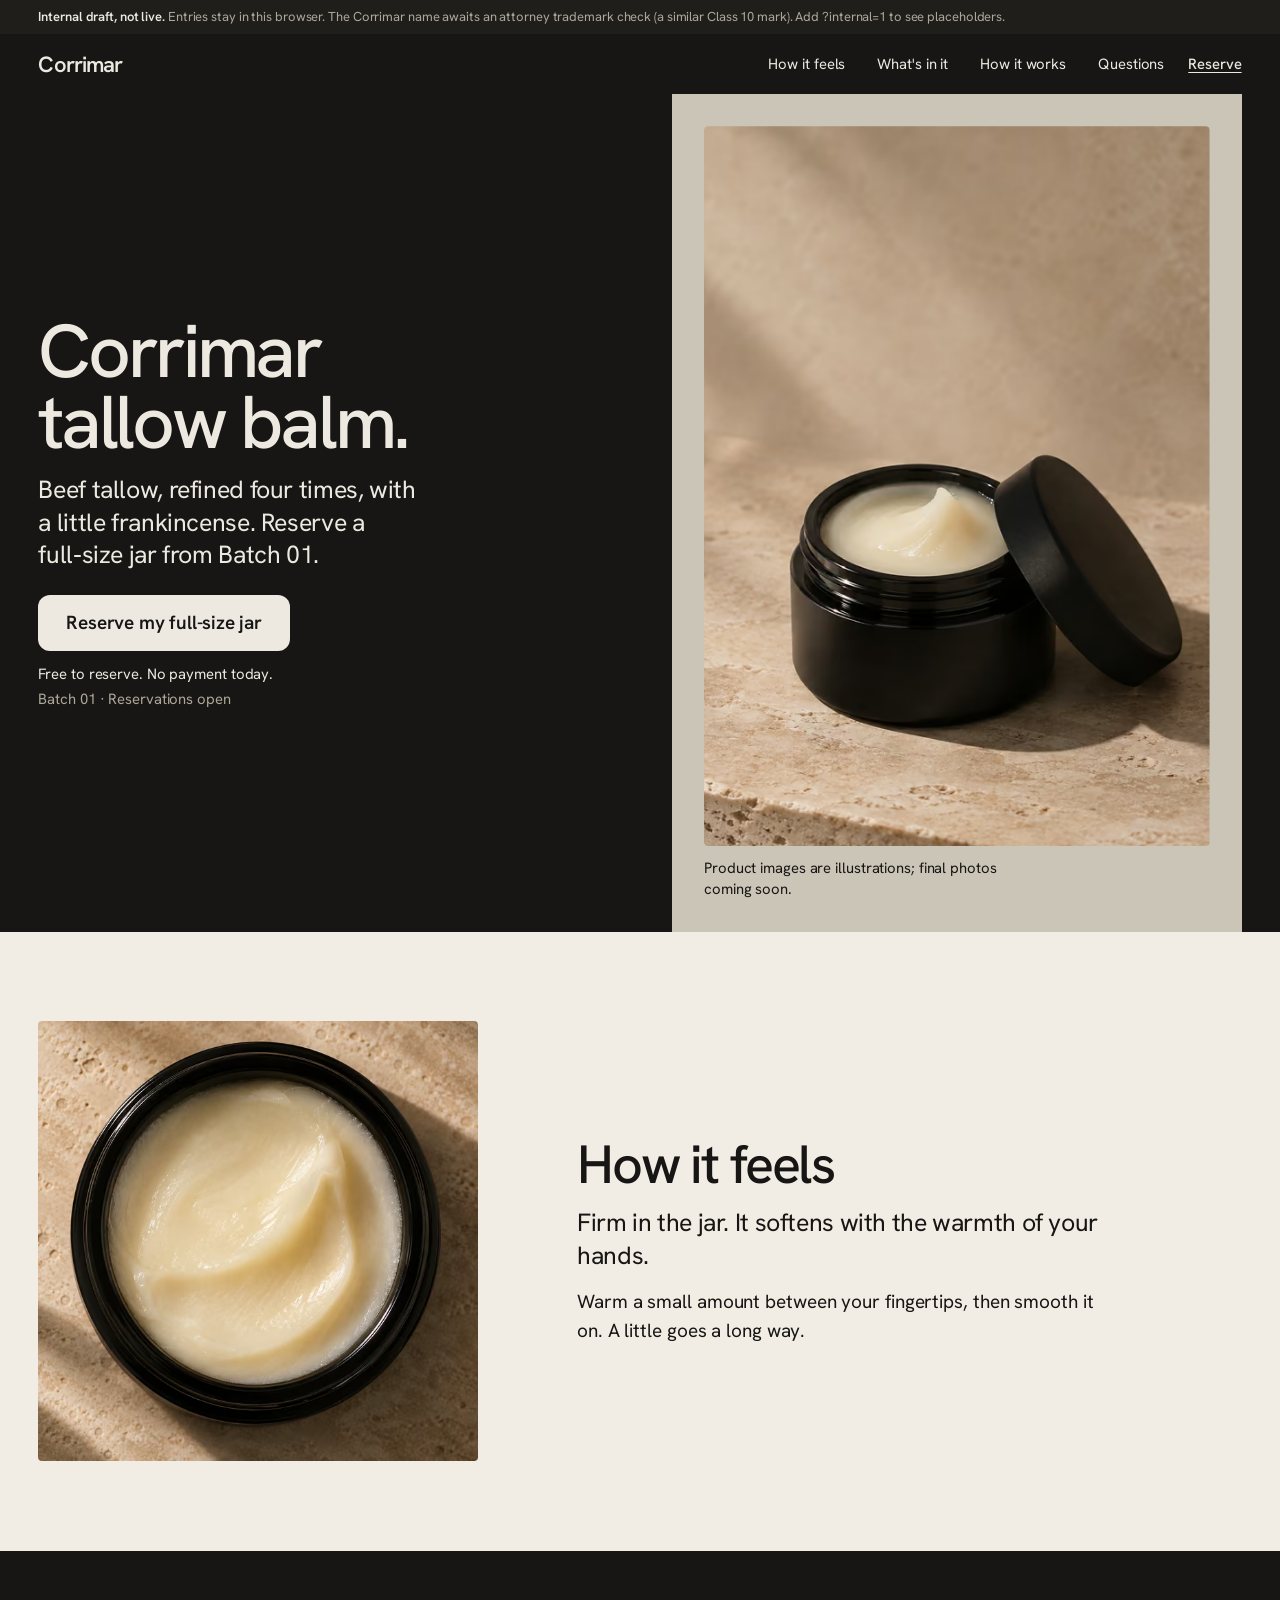
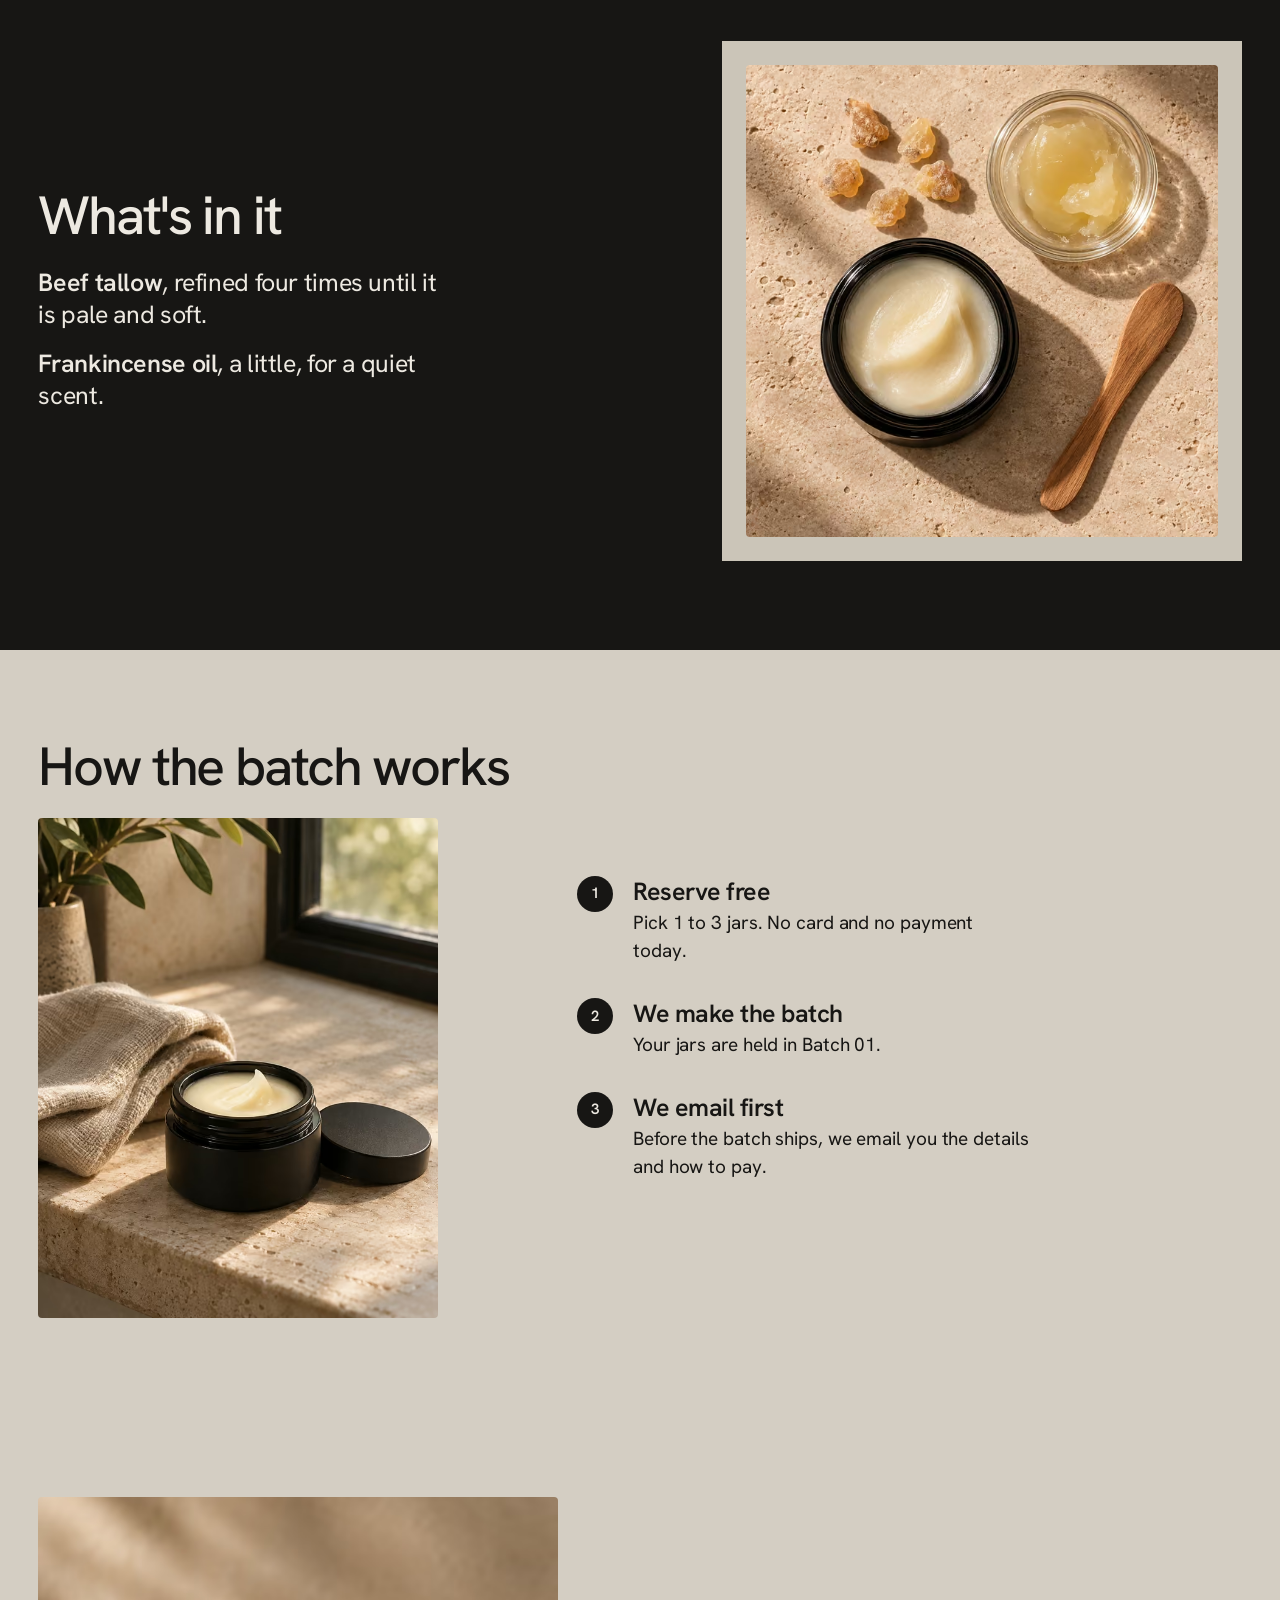
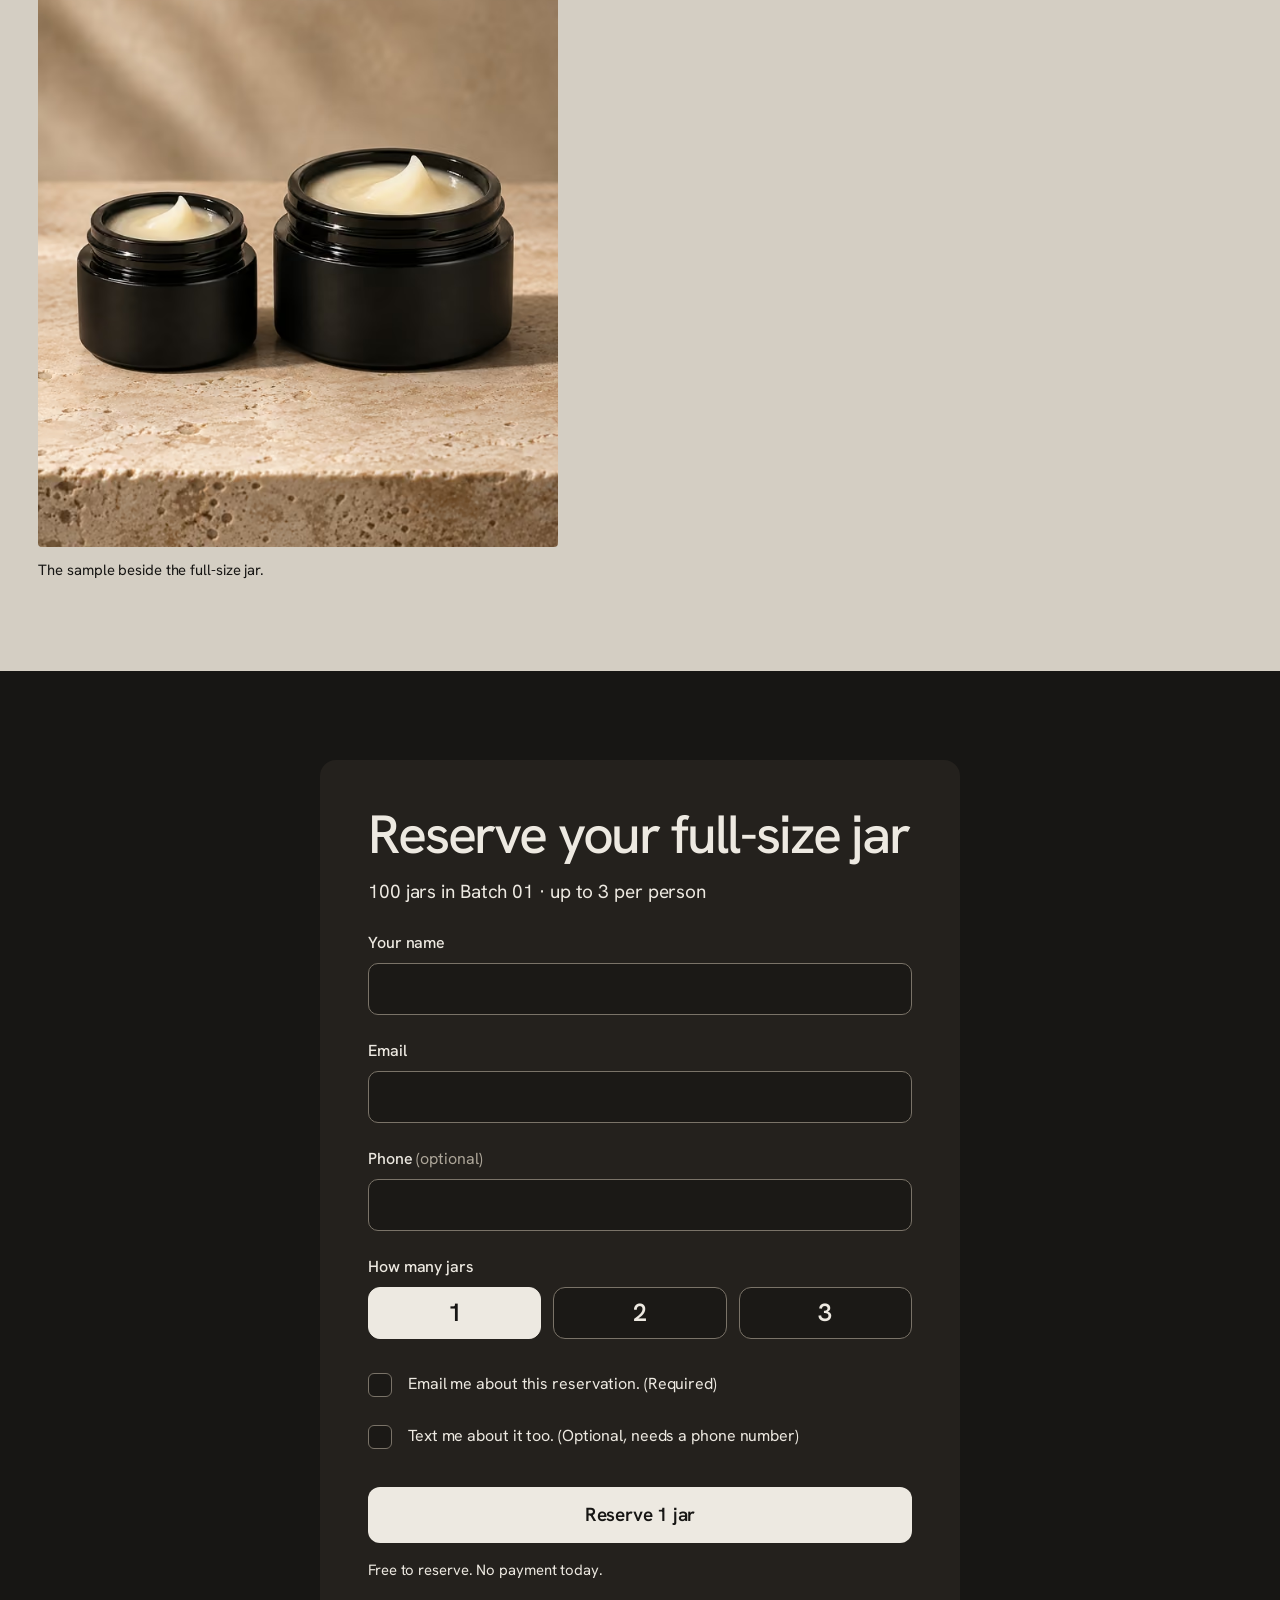
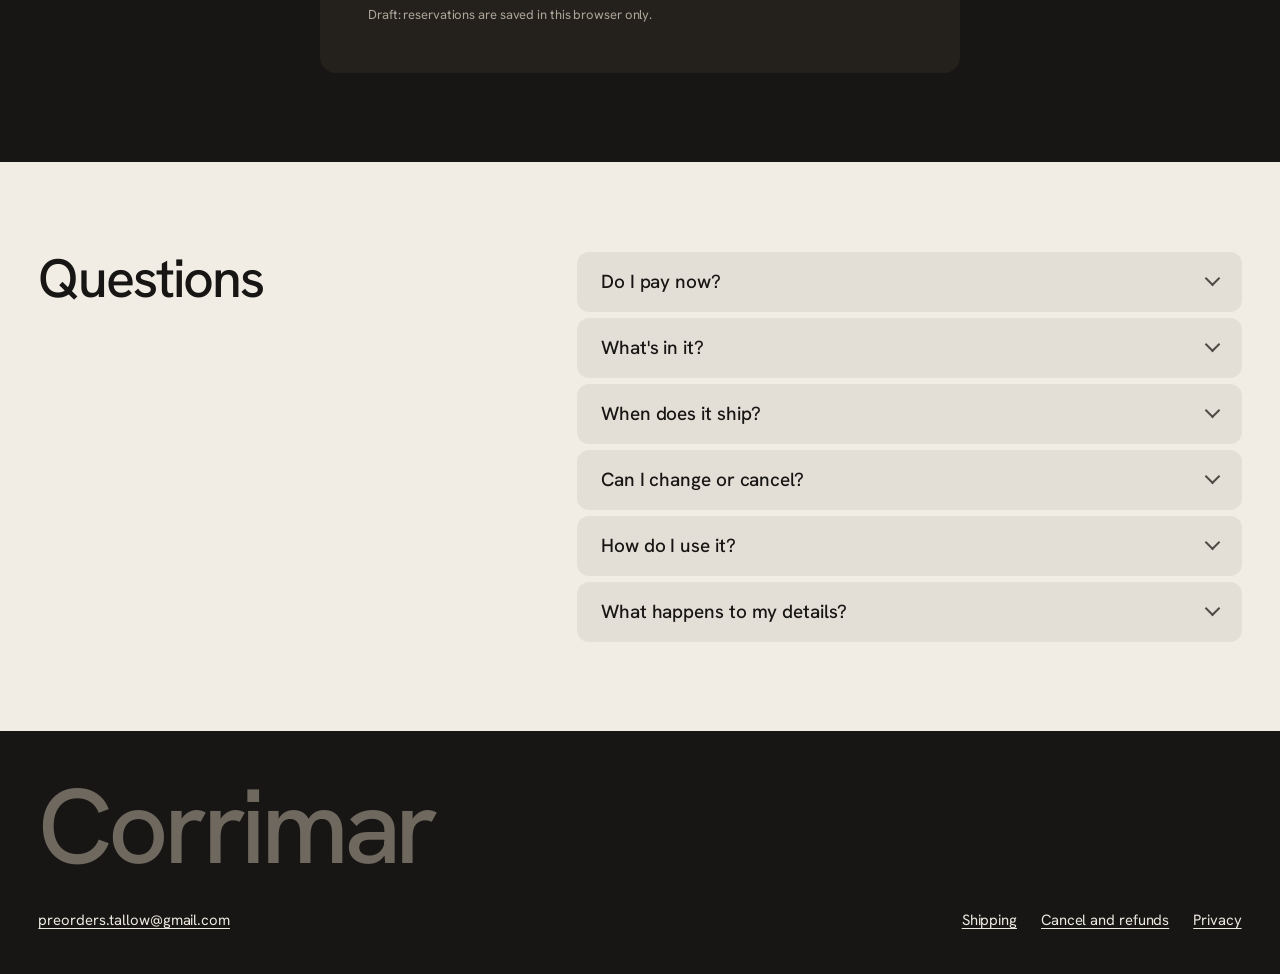
<file: index.html>
<!doctype html>
<html lang="en">
<head>
  <meta charset="utf-8">
  <meta name="viewport" content="width=device-width, initial-scale=1, viewport-fit=cover">
  <title>Reserve a full-size jar | Corrimar tallow balm (INTERNAL DRAFT)</title>
  <meta name="description" content="Corrimar tallow balm: beef tallow refined four times, with a little frankincense. Reserve a full&#8209;size jar from Batch 01. Free to reserve, no payment today.">
  <meta name="robots" content="noindex, nofollow">
  <meta name="theme-color" content="#171614">
  <link rel="icon" href="assets/favicon.svg" type="image/svg+xml">
  <link rel="preload" href="fonts/hanken-grotesk-latin.woff2" as="font" type="font/woff2" crossorigin>
  <link rel="preload" as="image" type="image/avif" imagesrcset="assets/hero-640.avif 640w, assets/hero-960.avif 960w, assets/hero-1122.avif 1122w" imagesizes="(min-width: 900px) 40vw, 90vw">
  <link rel="stylesheet" href="styles.css">
  <script>
    // Before first paint: motion flag, sample greeting (?src=sample only), internal staging view (?internal=1).
    (function () {
      var d = document.documentElement; d.classList.add('js');
      if (!matchMedia('(prefers-reduced-motion: reduce)').matches) d.classList.add('motion');
      try {
        var m = /[?&]src=([^&#]*)/.exec(location.search);
        var s = m ? decodeURIComponent(m[1]).toLowerCase() : (sessionStorage.getItem('corrimar.v2.src') || '');
        if (s === 'sample') d.classList.add('from-sample');
        if (/[?&]internal=1/.test(location.search)) d.classList.add('internal');
      } catch (e) {}
    })();
  </script>
</head>
<body>
  <!--
    INTERNAL PLACEHOLDERS (not shown to customers; visible with ?internal=1):
    - Full-size jar size: PLACEHOLDER
    - Price: PLACEHOLDER for customers; proposed Batch 01 prices ($32, or $58 for two) are in the internal-only sizes block (?internal=1) and are not approved
    - Full ingredient list: PLACEHOLDER (from the final label)
    - Batch target: 100 is a PLACEHOLDER (config.js TARGET)
    - Ship time, cancel/refund, privacy: PLACEHOLDER (policies.html)
    - Consent wording (email + text): PLACEHOLDER, needs attorney review
    - Maker slot ("who makes this", town, when Batch 01 is made): Cesar decides; leave empty until then
    - Live count: hidden (config.js SHOW_LIVE_COUNT=false) until a shared backend exists
  -->
  <a class="skip" href="#reserve">Skip to the reserve form</a>

  <aside class="draft" aria-label="Draft notice">
    <p><strong>Internal draft, not live.</strong> Entries stay in this browser. The Corrimar name awaits an attorney trademark check (a similar Class 10 mark). Add ?internal=1 to see placeholders.</p>
  </aside>

  <header class="bar">
    <a class="bar__mark" href="#top">Corrimar</a>
    <nav class="bar__nav" aria-label="Page">
      <a href="#feel">How it feels</a>
      <a href="#inside">What's in it</a>
      <a href="#how">How it works</a>
      <a href="#questions">Questions</a>
    </nav>
    <a class="bar__action" href="#reserve">Reserve</a>
  </header>

  <main id="top">
    <!-- 1. HERO: wordmark (bar), headline, one line, button, reassurance, then the photo -->
    <section class="hero" aria-labelledby="hero-title">
      <div class="hero__copy">
        <h1 id="hero-title" class="display hero__title">
          <span class="when-sample"><span class="line"><span>You just tried</span></span><span class="line"><span>Corrimar.</span></span></span>
          <span class="when-direct"><span class="line"><span>Corrimar</span></span><span class="line"><span>tallow balm.</span></span></span>
        </h1>
        <p class="hero__sub"><span class="when-sample">Liked your sample? Reserve a full&#8209;size jar from Batch 01.</span><span class="when-direct">Beef tallow, refined four times, with a little frankincense. Reserve a full&#8209;size jar from Batch 01.</span></p>
        <a class="btn" href="#reserve" data-cta>Reserve my full-size jar</a>
        <p class="hero__note">Free to reserve. No payment today.</p>
        <p class="hero__batch" data-batch-line>Batch 01 · Reservations open</p>
        <p class="hero__count" data-live-count hidden aria-live="polite"><span class="mini-bar" aria-hidden="true"><span data-bar></span></span><span><span data-reserved>0</span> of <span data-target>100</span> reserved</span></p>
      </div>
      <figure class="hero__pic" data-hero-pic>
        <div class="hero__frame">
          <picture>
            <source type="image/avif" srcset="assets/hero-640.avif 640w, assets/hero-960.avif 960w, assets/hero-1122.avif 1122w" sizes="(min-width: 900px) 40vw, 90vw">
            <source type="image/webp" srcset="assets/hero-640.webp 640w, assets/hero-960.webp 960w, assets/hero-1122.webp 1122w" sizes="(min-width: 900px) 40vw, 90vw">
            <img src="assets/hero-960.jpg" srcset="assets/hero-640.jpg 640w, assets/hero-960.jpg 960w, assets/hero-1122.jpg 1122w" sizes="(min-width: 900px) 40vw, 90vw" width="1122" height="1402" alt="An open black jar of ivory Corrimar balm on stone, its lid leaning against the side." fetchpriority="high" decoding="async" data-drift>
          </picture>
        </div>
        <figcaption class="img-note">Product images are illustrations; final photos coming soon.</figcaption>
      </figure>
    </section>

    <!-- 2. EXPERIENCE (ivory) -->
    <section class="feel" id="feel" aria-labelledby="feel-title">
      <figure class="feel__pic" data-reveal data-clip>
        <picture>
          <source type="image/avif" srcset="assets/texture-640.avif 640w, assets/texture-1254.avif 1254w" sizes="(min-width: 900px) 440px, 100vw">
          <source type="image/webp" srcset="assets/texture-640.webp 640w, assets/texture-1254.webp 1254w" sizes="(min-width: 900px) 440px, 100vw">
          <img src="assets/texture-640.jpg" srcset="assets/texture-640.jpg 640w, assets/texture-1254.jpg 1254w" sizes="(min-width: 900px) 440px, 100vw" width="1254" height="1254" alt="Close view of the smooth ivory balm in an open black jar, seen from above." loading="lazy" decoding="async">
        </picture>
      </figure>
      <div class="feel__copy">
        <h2 id="feel-title" class="head" data-reveal>How it feels</h2>
        <p class="feel__lead" data-reveal>Firm in the jar. It softens with the warmth of your hands.</p>
        <p data-reveal>Warm a small amount between your fingertips, then smooth it on. A little goes a long way.</p>
      </div>
    </section>

    <!-- 3. PRODUCT (dark, photo on a stone mat) -->
    <section class="inside" id="inside" aria-labelledby="inside-title">
      <div class="inside__copy">
        <h2 id="inside-title" class="head" data-reveal>What's in it</h2>
        <ul class="inside__list" role="list" data-reveal>
          <li><strong>Beef tallow</strong>, refined four times until it is pale and soft.</li>
          <li><strong>Frankincense oil</strong>, a little, for a quiet scent.</li>
        </ul>
        <!-- INTERNAL ONLY: placeholder rows. Shown with ?internal=1, never in customer view. -->
        <dl class="specs internal-only" aria-label="Internal placeholders">
          <div><dt>Full-size jar</dt><dd><span class="ph">PLACEHOLDER</span> size not set</dd></div>
          <div><dt>Price</dt><dd><span class="ph">PLACEHOLDER</span> set before the batch ships</dd></div>
          <div><dt>Full ingredient list</dt><dd><span class="ph">PLACEHOLDER</span> from the final label</dd></div>
          <div><dt>Batch target</dt><dd><span class="ph">PLACEHOLDER</span> 100 in config.js</dd></div>
        </dl>
      </div>
      <figure class="inside__pic mat" data-reveal>
        <picture>
          <source type="image/avif" srcset="assets/ingredients-640.avif 640w, assets/ingredients-960.avif 960w, assets/ingredients-1254.avif 1254w" sizes="(min-width: 900px) 520px, 90vw">
          <source type="image/webp" srcset="assets/ingredients-640.webp 640w, assets/ingredients-960.webp 960w, assets/ingredients-1254.webp 1254w" sizes="(min-width: 900px) 520px, 90vw">
          <img src="assets/ingredients-640.jpg" srcset="assets/ingredients-640.jpg 640w, assets/ingredients-960.jpg 960w, assets/ingredients-1254.jpg 1254w" sizes="(min-width: 900px) 520px, 90vw" width="1254" height="1254" alt="An open jar of ivory balm on stone, with frankincense resin, a small dish of tallow, and a wooden spatula." loading="lazy" decoding="async">
        </picture>
      </figure>
    </section>

    <!-- 4. PROCESS (stone) -->
    <section class="how" id="how" aria-labelledby="how-title">
      <div class="how__head">
        <h2 id="how-title" class="head" data-reveal>How the batch works</h2>
        <figure class="how__pic" data-reveal>
          <picture>
            <source type="image/avif" srcset="assets/lifestyle-640.avif 640w, assets/lifestyle-960.avif 960w, assets/lifestyle-1122.avif 1122w" sizes="(min-width: 900px) 400px, 100vw">
            <source type="image/webp" srcset="assets/lifestyle-640.webp 640w, assets/lifestyle-960.webp 960w, assets/lifestyle-1122.webp 1122w" sizes="(min-width: 900px) 400px, 100vw">
            <img src="assets/lifestyle-640.jpg" srcset="assets/lifestyle-640.jpg 640w, assets/lifestyle-960.jpg 960w, assets/lifestyle-1122.jpg 1122w" sizes="(min-width: 900px) 400px, 100vw" width="1122" height="1402" alt="An open black jar of ivory balm on a stone windowsill, beside a folded linen cloth and a small plant." loading="lazy" decoding="async">
          </picture>
        </figure>
      </div>
      <ol class="how__steps" data-steps>
        <li class="how__step" data-reveal style="--i:0"><h3>Reserve free</h3><p>Pick 1 to 3 jars. No card and no payment today.</p></li>
        <li class="how__step" data-reveal style="--i:1"><h3>We make the batch</h3><p>Your jars are held in Batch 01.</p></li>
        <li class="how__step" data-reveal style="--i:2"><h3>We email first</h3><p>Before the batch ships, we email you the details and how to pay.</p></li>
      </ol>
    </section>

    <!-- 5. SCALE (stone): sample vs full-size. Proposed prices only in the internal view. -->
    <section class="scale" aria-labelledby="scale-cap">
      <div class="scale__inner">
        <figure class="scale__pic" data-reveal>
          <picture>
            <source type="image/avif" srcset="assets/scale-640.avif 640w, assets/scale-960.avif 960w, assets/scale-1122.avif 1122w" sizes="(min-width: 900px) 36vw, 90vw">
            <source type="image/webp" srcset="assets/scale-640.webp 640w, assets/scale-960.webp 960w, assets/scale-1122.webp 1122w" sizes="(min-width: 900px) 36vw, 90vw">
            <img src="assets/scale-640.jpg" srcset="assets/scale-640.jpg 640w, assets/scale-960.jpg 960w, assets/scale-1122.jpg 1122w" sizes="(min-width: 900px) 36vw, 90vw" width="1122" height="1402" alt="A small open sample jar beside a larger open jar of ivory balm, both on stone." loading="lazy" decoding="async">
          </picture>
          <figcaption id="scale-cap">The sample beside the full-size jar.</figcaption>
        </figure>

        <!-- INTERNAL ONLY: proposed Batch 01 prices. Hidden from customers. Not approved. -->
        <div class="sizes internal-only" id="sizes">
          <h2 id="sizes-h" class="head">One jar. One size.</h2>
          <p class="sizes__lead">Twice what you tried. Same balm, from Batch 01.</p>
          <ul class="sizes__rows" role="list">
            <li class="sizes__row">
              <div>
                <strong>Corrimar balm</strong> · 2 oz <span class="ph">PROPOSED</span>
                <p class="sizes__soft">Beef tallow, refined four times. A little frankincense oil. <span class="ph">net wt PLACEHOLDER</span></p>
              </div>
              <div class="sizes__price">
                <span class="sizes__num">$32</span> <span class="ph">PROPOSED</span>
                <p class="sizes__soft">Batch 01 price</p>
              </div>
            </li>
            <li class="sizes__row">
              <div>
                <strong>Two jars</strong> · 2 × 2 oz <span class="ph">PROPOSED</span>
                <p class="sizes__soft">One for you, one to give.</p>
              </div>
              <div class="sizes__price">
                <span class="sizes__num">$58</span> <span class="ph">PROPOSED</span>
              </div>
            </li>
          </ul>
          <p class="sizes__note">No payment today. We email you before Batch 01 ships. Shipping: <span class="ph">PLACEHOLDER</span>. Cancel and refund wording: <span class="ph">PLACEHOLDER</span>, needs attorney review. Up to 3 jars per person.</p>
          <a class="btn" href="#reserve">Reserve my jar</a>
        </div>
      </div>
    </section>

    <!-- 6. FORM (dark section, warm panel) -->
    <section class="reserve" id="reserve" aria-labelledby="reserve-title">
      <div class="panel">
        <h2 id="reserve-title" class="head" tabindex="-1"><span data-when="open">Reserve your full-size jar</span><span data-when="full" hidden>Batch 01 is full</span></h2>
        <p class="reserve__lede" data-lede><span data-target>100</span> jars in Batch 01 · up to 3 per person</p>

        <!-- MAKER SLOT (internal only until Cesar decides): who makes it, the town, when Batch 01 is made. Real facts only. -->
        <p class="maker internal-only"><span class="ph">SLOT</span> Who makes this, the town, and when Batch 01 is made. Cesar decides.</p>

        <!-- Live count: hidden unless config SHOW_LIVE_COUNT=true (needs a shared backend first) -->
        <div class="count" data-live-count hidden>
          <p class="count__line" aria-live="polite"><span class="count__num" data-reserved data-countup>0</span><span class="count__of">of <span data-target>100</span> reserved</span></p>
          <span class="count__bar" aria-hidden="true"><span data-bar></span></span>
          <p class="count__left" data-left-line><span data-left>100</span> jars left.</p>
        </div>

        <form class="form" id="reserveForm" data-form="reserve" novalidate>
          <input type="hidden" name="source" value="direct" data-source-input>
          <div class="field">
            <label for="r-name">Your name</label>
            <input id="r-name" name="name" type="text" autocomplete="name" required aria-describedby="r-name-err" maxlength="100">
            <p class="field__err" id="r-name-err" hidden></p>
          </div>
          <div class="field">
            <label for="r-email">Email</label>
            <input id="r-email" name="email" type="email" autocomplete="email" inputmode="email" required aria-describedby="r-email-err" maxlength="120">
            <p class="field__err" id="r-email-err" hidden></p>
          </div>
          <div class="field">
            <label for="r-phone">Phone <span class="opt">(optional)</span></label>
            <input id="r-phone" name="phone" type="tel" autocomplete="tel" inputmode="tel" aria-describedby="r-phone-err" maxlength="24">
            <p class="field__err" id="r-phone-err" hidden></p>
          </div>
          <fieldset class="field qty" aria-describedby="r-qty-err">
            <legend>How many jars</legend>
            <div class="qty__opts">
              <label><input type="radio" name="quantity" value="1" checked><span>1</span></label>
              <label><input type="radio" name="quantity" value="2"><span>2</span></label>
              <label><input type="radio" name="quantity" value="3"><span>3</span></label>
            </div>
            <p class="field__err" id="r-qty-err" hidden></p>
          </fieldset>
          <div class="field check">
            <label class="check__row" for="r-consent"><input id="r-consent" name="consent" type="checkbox" required aria-describedby="r-consent-err"><span>Email me about this reservation. (Required)</span></label>
            <p class="field__err" id="r-consent-err" hidden></p>
            <label class="check__row" for="r-text"><input id="r-text" name="textOptIn" type="checkbox" aria-describedby="r-text-err"><span>Text me about it too. (Optional, needs a phone number)</span></label>
            <p class="field__err" id="r-text-err" hidden></p>
            <p class="check__ph internal-only"><span class="ph">PLACEHOLDER</span> both consent lines need attorney review.</p>
          </div>
          <button class="btn btn--wide" type="submit" data-submit><span data-submit-label>Reserve 1 jar</span></button>
          <p class="form__note">Free to reserve. No payment today.</p>
          <p class="form__status" role="alert"></p>
        </form>

        <form class="form" id="waitForm" data-form="wait" novalidate hidden>
          <p class="form__lede">Join the waitlist and we will email you when the next batch opens.</p>
          <div class="field">
            <label for="w-name">Your name</label>
            <input id="w-name" name="name" type="text" autocomplete="name" required aria-describedby="w-name-err" maxlength="100">
            <p class="field__err" id="w-name-err" hidden></p>
          </div>
          <div class="field">
            <label for="w-email">Email</label>
            <input id="w-email" name="email" type="email" autocomplete="email" inputmode="email" required aria-describedby="w-email-err" maxlength="120">
            <p class="field__err" id="w-email-err" hidden></p>
          </div>
          <div class="field check">
            <label class="check__row" for="w-consent"><input id="w-consent" name="consent" type="checkbox" required aria-describedby="w-consent-err"><span>Email me about the next batch. (Required)</span></label>
            <p class="field__err" id="w-consent-err" hidden></p>
          </div>
          <button class="btn btn--wide" type="submit">Join the waitlist</button>
          <p class="form__status" role="alert"></p>
        </form>

        <div class="done" data-done hidden tabindex="-1">
          <svg class="done__jar" viewBox="0 0 120 96" aria-hidden="true">
            <rect class="jar-body" x="22" y="40" width="76" height="48" rx="6"/>
            <rect class="jar-balm" x="28" y="40" width="64" height="8" rx="2"/>
            <rect class="jar-lid" x="16" y="18" width="88" height="22" rx="5"/>
          </svg>
          <p class="done__title head" data-done-title>Your jar is held.</p>
          <p class="done__text" data-done-text>We will email you before Batch 01 ships.</p>
          <button class="link-btn" type="button" data-again>Reserve for someone else</button>
        </div>
        <p class="reserve__draft">Draft: reservations are saved in this browser only.</p>
      </div>
    </section>

    <!-- 7. QUESTIONS (ivory) -->
    <section class="faq" id="questions" aria-labelledby="faq-title">
      <h2 id="faq-title" class="head" data-reveal>Questions</h2>
      <div class="faq__list">
        <details><summary>Do I pay now?</summary><div class="faq__a"><p>No. Reserving is free. Before the batch ships we email you the details and how to pay.</p></div></details>
        <details><summary>What's in it?</summary><div class="faq__a"><p>Beef tallow, refined four times, with a little frankincense oil. The full ingredient list will be on the jar's label.</p></div></details>
        <details><summary>When does it ship?</summary><div class="faq__a"><p>We email you with the date before Batch 01 ships. <span class="ph internal-only">PLACEHOLDER ship time</span></p></div></details>
        <details><summary>Can I change or cancel?</summary><div class="faq__a"><p>Write to <a href="mailto:preorders.tallow@gmail.com">preorders.tallow@gmail.com</a>. <span class="ph internal-only">PLACEHOLDER cancel and refund policy</span></p></div></details>
        <details><summary>How do I use it?</summary><div class="faq__a"><p>Warm a small amount between your fingertips, then smooth it on. A little goes a long way.</p></div></details>
        <details><summary>What happens to my details?</summary><div class="faq__a"><p>We use them to contact you about your reservation. See <a href="policies.html#privacy">Privacy</a>. <span class="ph internal-only">PLACEHOLDER privacy policy must match this answer</span></p></div></details>
      </div>
    </section>
  </main>

  <footer class="foot">
    <p class="foot__name" aria-hidden="true">Corrimar</p>
    <div class="foot__row">
      <a class="foot__mail" href="mailto:preorders.tallow@gmail.com">preorders.tallow@gmail.com</a>
      <nav class="foot__links" aria-label="Policies">
        <a href="policies.html#shipping">Shipping</a>
        <a href="policies.html#cancel">Cancel and refunds</a>
        <a href="policies.html#privacy">Privacy</a>
      </nav>
    </div>
  </footer>

  <aside class="dock" data-dock aria-label="Reserve shortcut" aria-hidden="true">
    <a class="btn btn--wide" href="#reserve" tabindex="-1">Reserve my full-size jar</a>
  </aside>

  <script src="config.js"></script>
  <script src="counter.js"></script>
  <script src="source.js"></script>
  <script src="app.js" defer></script>
</body>
</html>
</file>
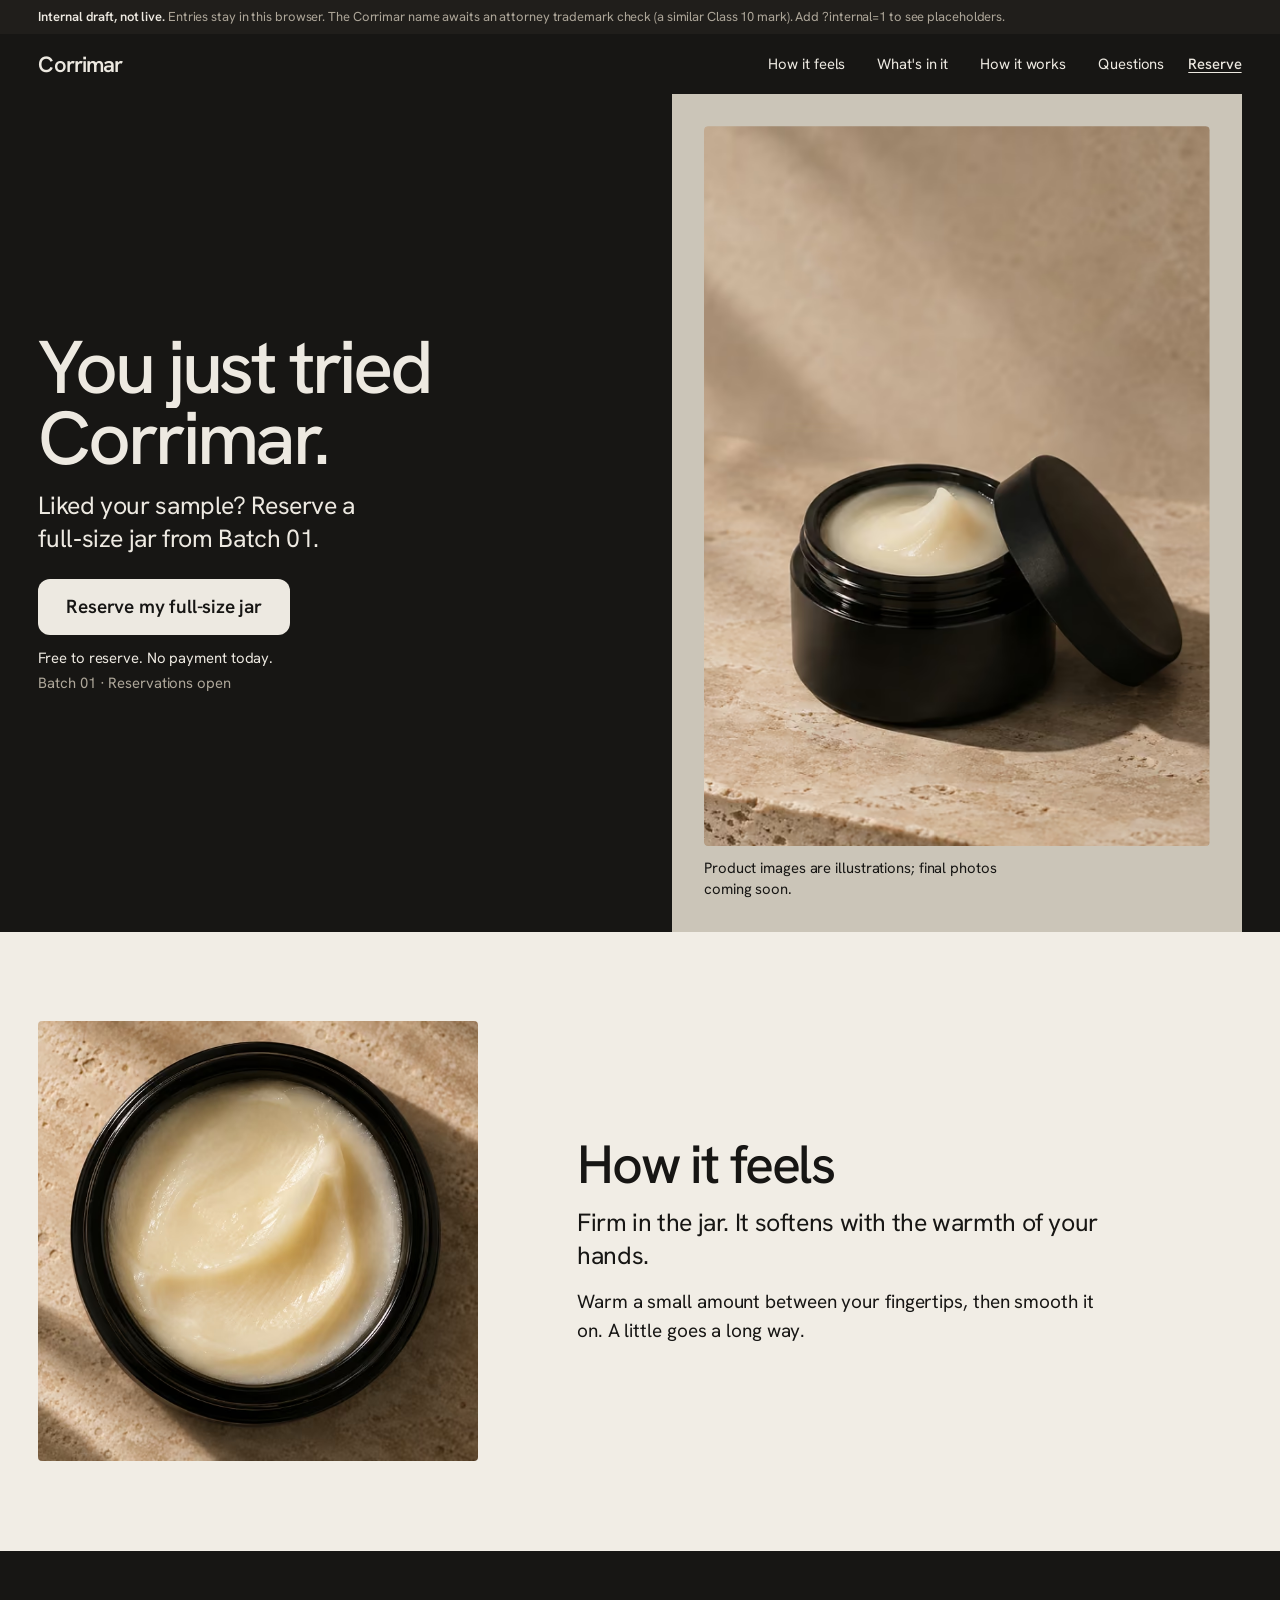
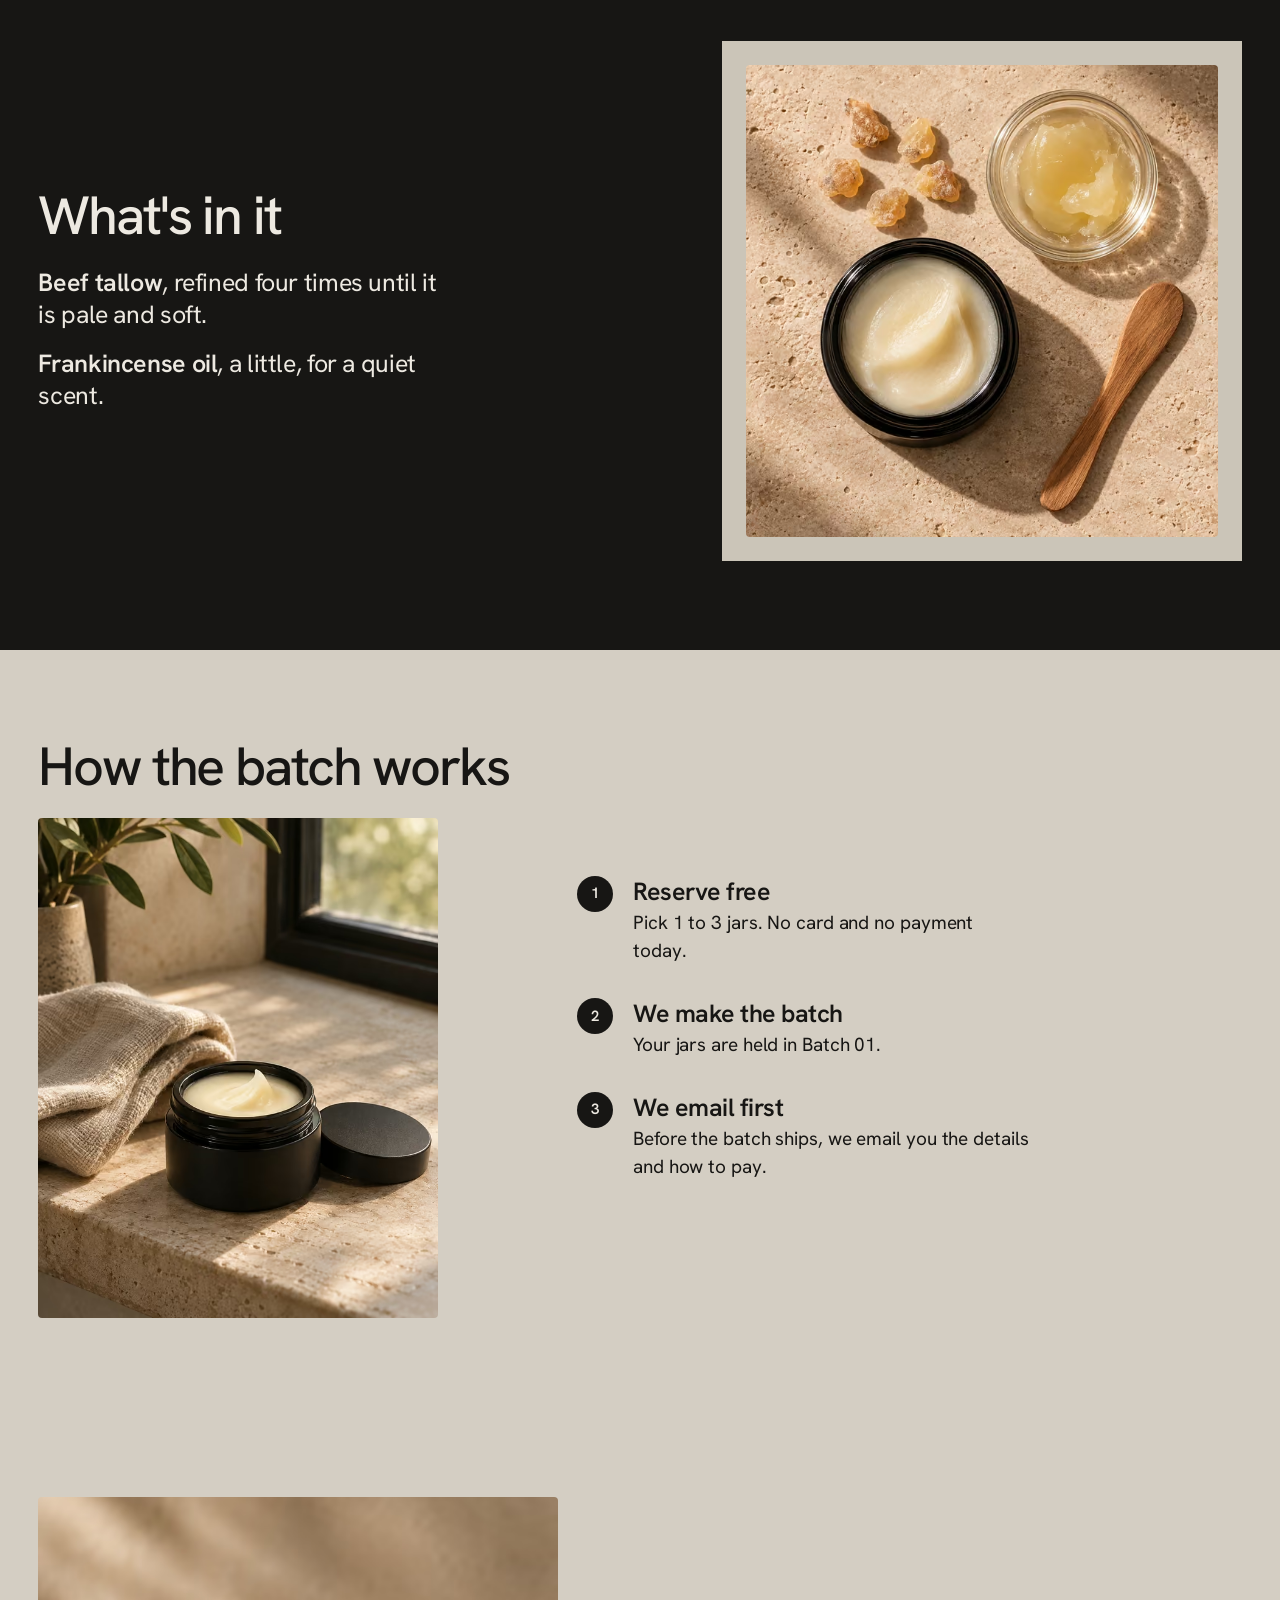
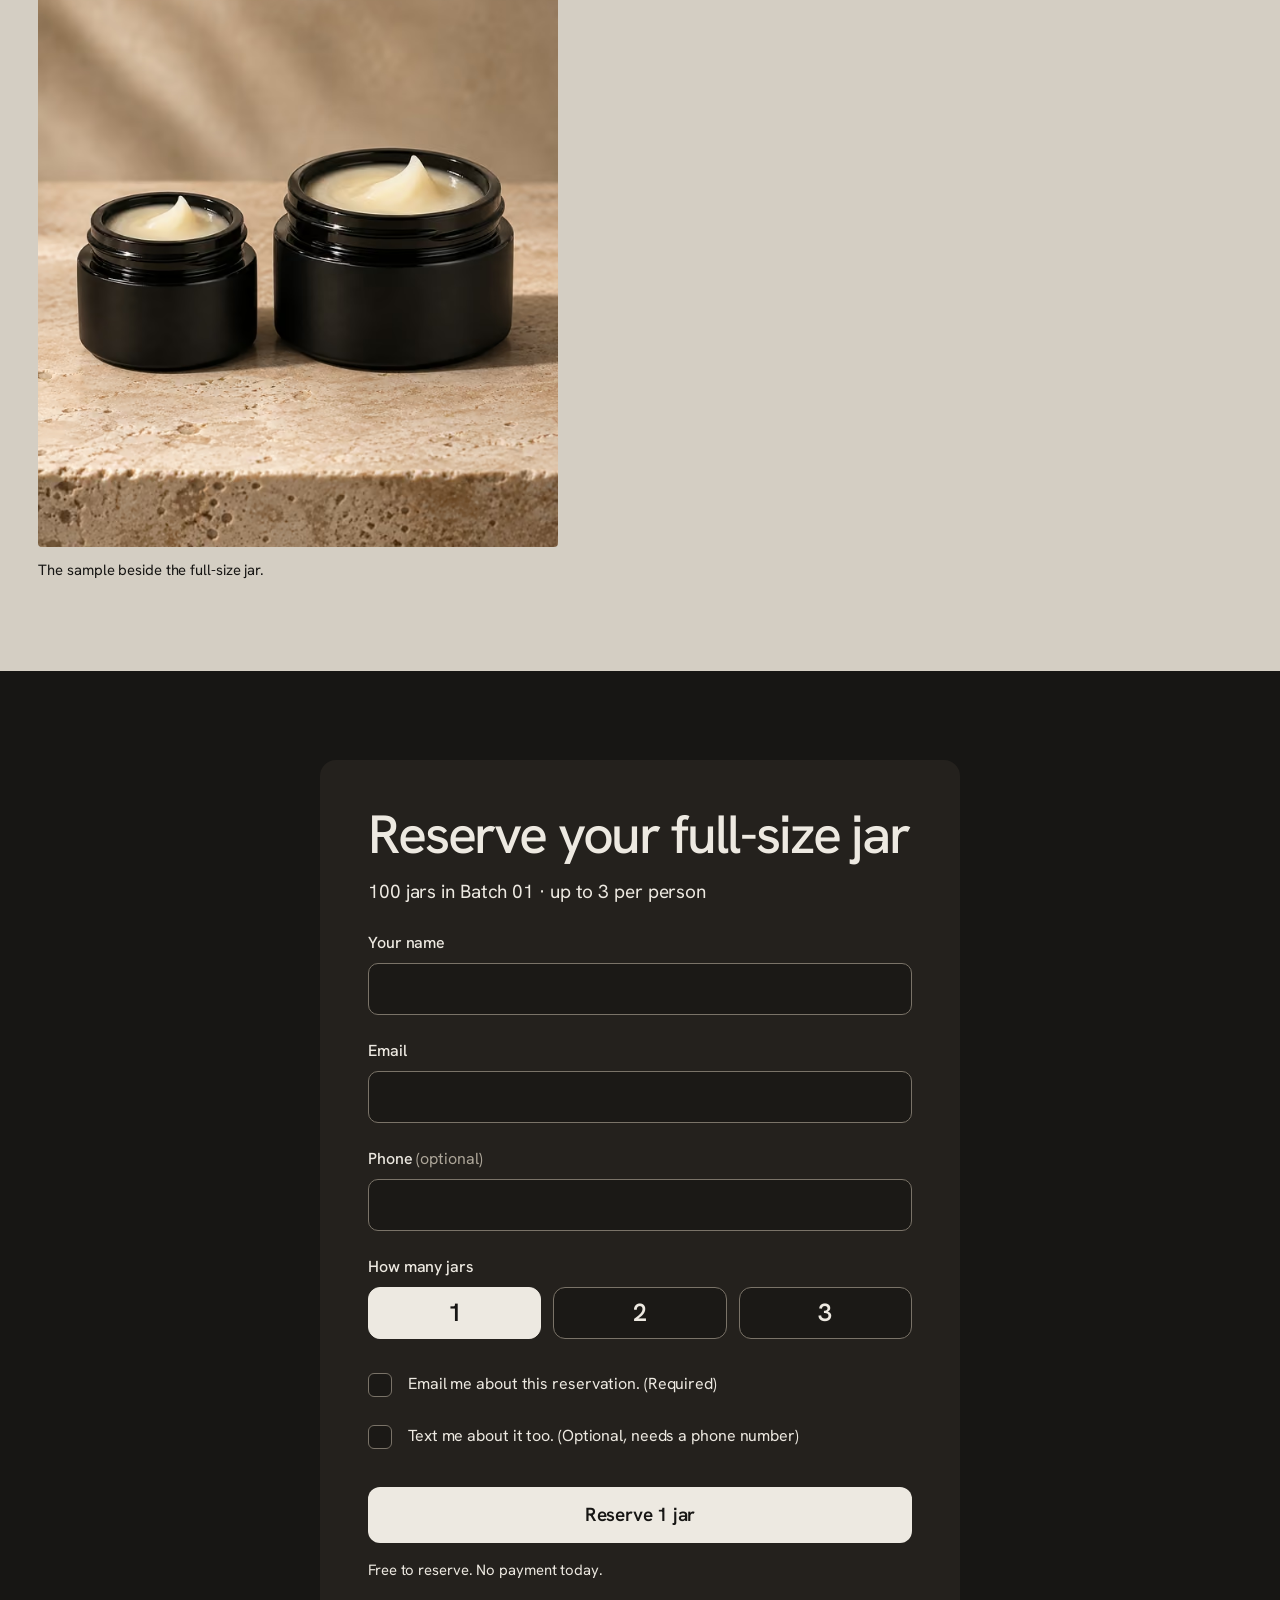
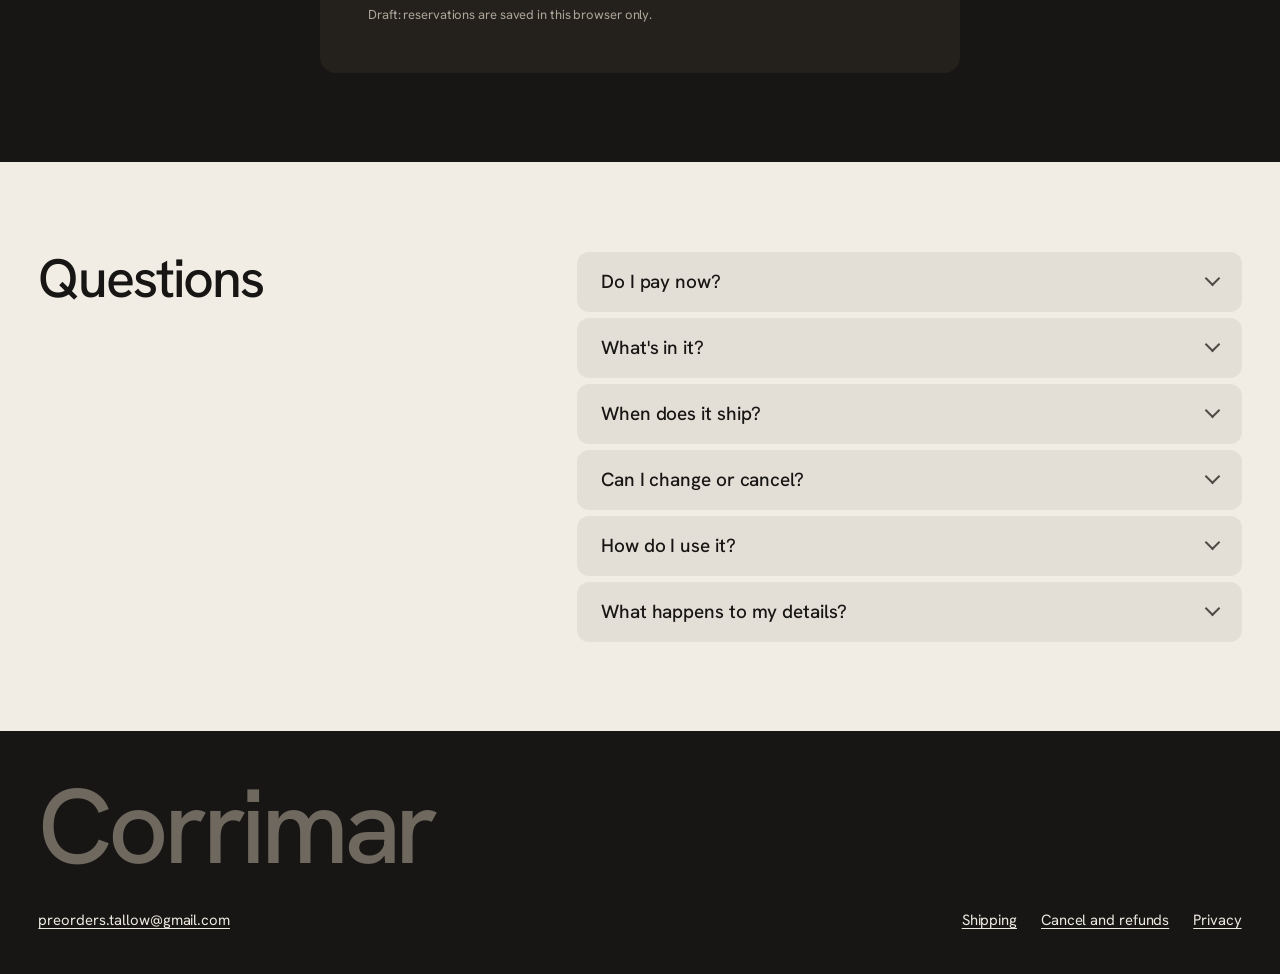
<file: s/index.html>
<!doctype html>
<html lang="en">
<head>
  <meta charset="utf-8">
  <meta name="viewport" content="width=device-width, initial-scale=1">
  <title>Corrimar</title>
  <meta name="robots" content="noindex, nofollow">
  <!-- Short QR path: /s sends sample scanners to /?src=sample. Keeps the printed URL short (25x25 QR grid). -->
  <meta http-equiv="refresh" content="0; url=../?src=sample">
  <link rel="canonical" href="../?src=sample">
  <script>location.replace('../?src=sample' + (location.hash || ''));</script>
  <style>body{margin:0;background:#171614;color:#EDE9E1;font:18px/1.5 system-ui,sans-serif;padding:24px}a{color:inherit}</style>
</head>
<body>
  <p><a href="../?src=sample">Continue to Corrimar</a></p>
</body>
</html>
</file>
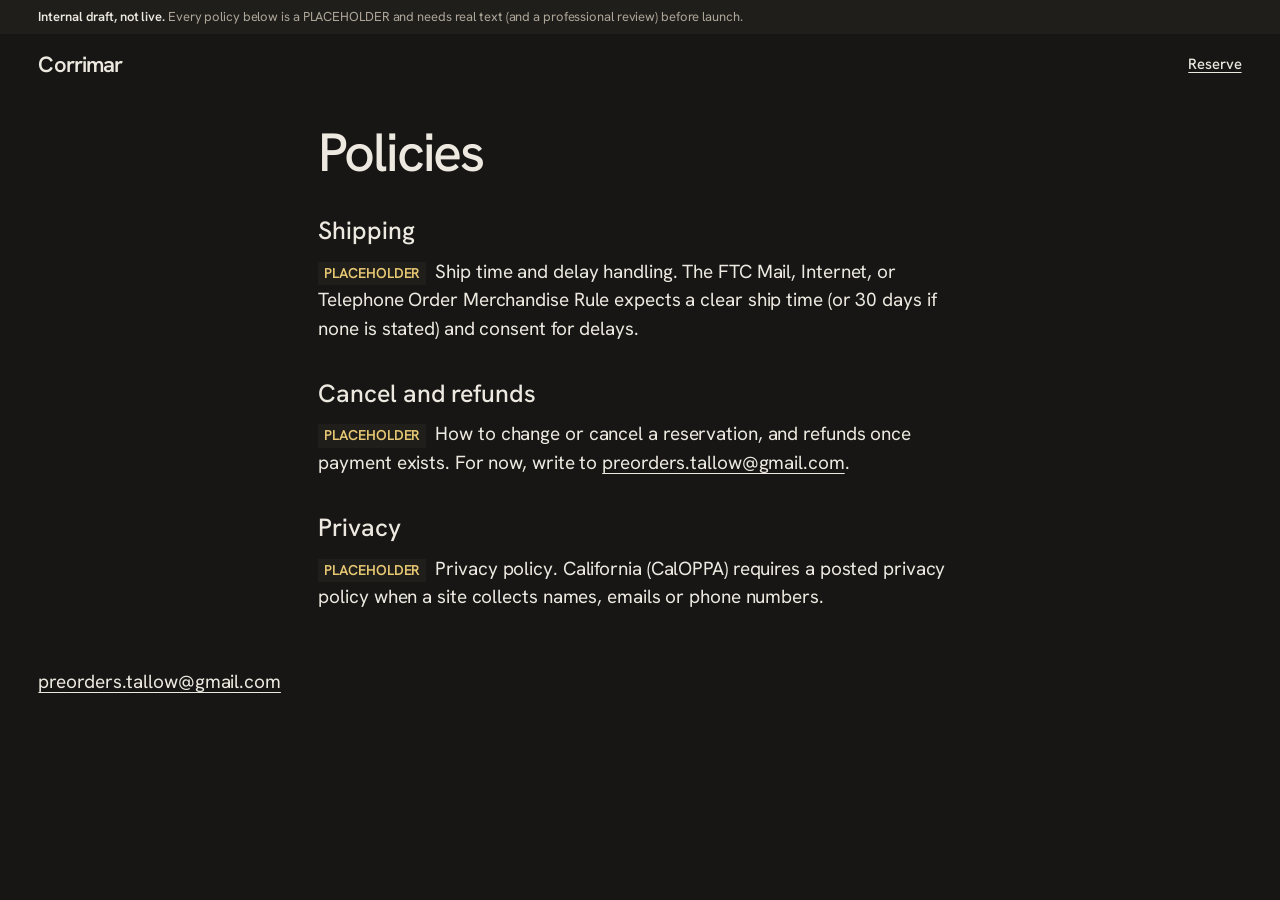
<file: policies.html>
<!doctype html>
<html lang="en">
<head>
  <meta charset="utf-8">
  <meta name="viewport" content="width=device-width, initial-scale=1">
  <title>Policies | Corrimar (INTERNAL DRAFT)</title>
  <meta name="description" content="Corrimar shipping, cancel and refund, and privacy policies. Draft placeholders.">
  <meta name="robots" content="noindex, nofollow">
  <link rel="icon" href="assets/favicon.svg" type="image/svg+xml">
  <link rel="stylesheet" href="styles.css">
</head>
<body class="policies">
  <aside class="draft" aria-label="Draft notice"><p><strong>Internal draft, not live.</strong> Every policy below is a PLACEHOLDER and needs real text (and a professional review) before launch.</p></aside>
  <header class="bar"><a class="bar__mark" href="index.html">Corrimar</a><a class="bar__action" href="index.html#reserve">Reserve</a></header>
  <main class="policy">
    <h1 class="head">Policies</h1>
    <section id="shipping" aria-labelledby="p-ship"><h2 id="p-ship">Shipping</h2><p><span class="ph">PLACEHOLDER</span> Ship time and delay handling. The FTC Mail, Internet, or Telephone Order Merchandise Rule expects a clear ship time (or 30 days if none is stated) and consent for delays.</p></section>
    <section id="cancel" aria-labelledby="p-cancel"><h2 id="p-cancel">Cancel and refunds</h2><p><span class="ph">PLACEHOLDER</span> How to change or cancel a reservation, and refunds once payment exists. For now, write to <a href="mailto:preorders.tallow@gmail.com">preorders.tallow@gmail.com</a>.</p></section>
    <section id="privacy" aria-labelledby="p-priv"><h2 id="p-priv">Privacy</h2><p><span class="ph">PLACEHOLDER</span> Privacy policy. California (CalOPPA) requires a posted privacy policy when a site collects names, emails or phone numbers.</p></section>
  </main>
  <footer class="foot foot--small"><a class="foot__mail" href="mailto:preorders.tallow@gmail.com">preorders.tallow@gmail.com</a></footer>
</body>
</html>
</file>
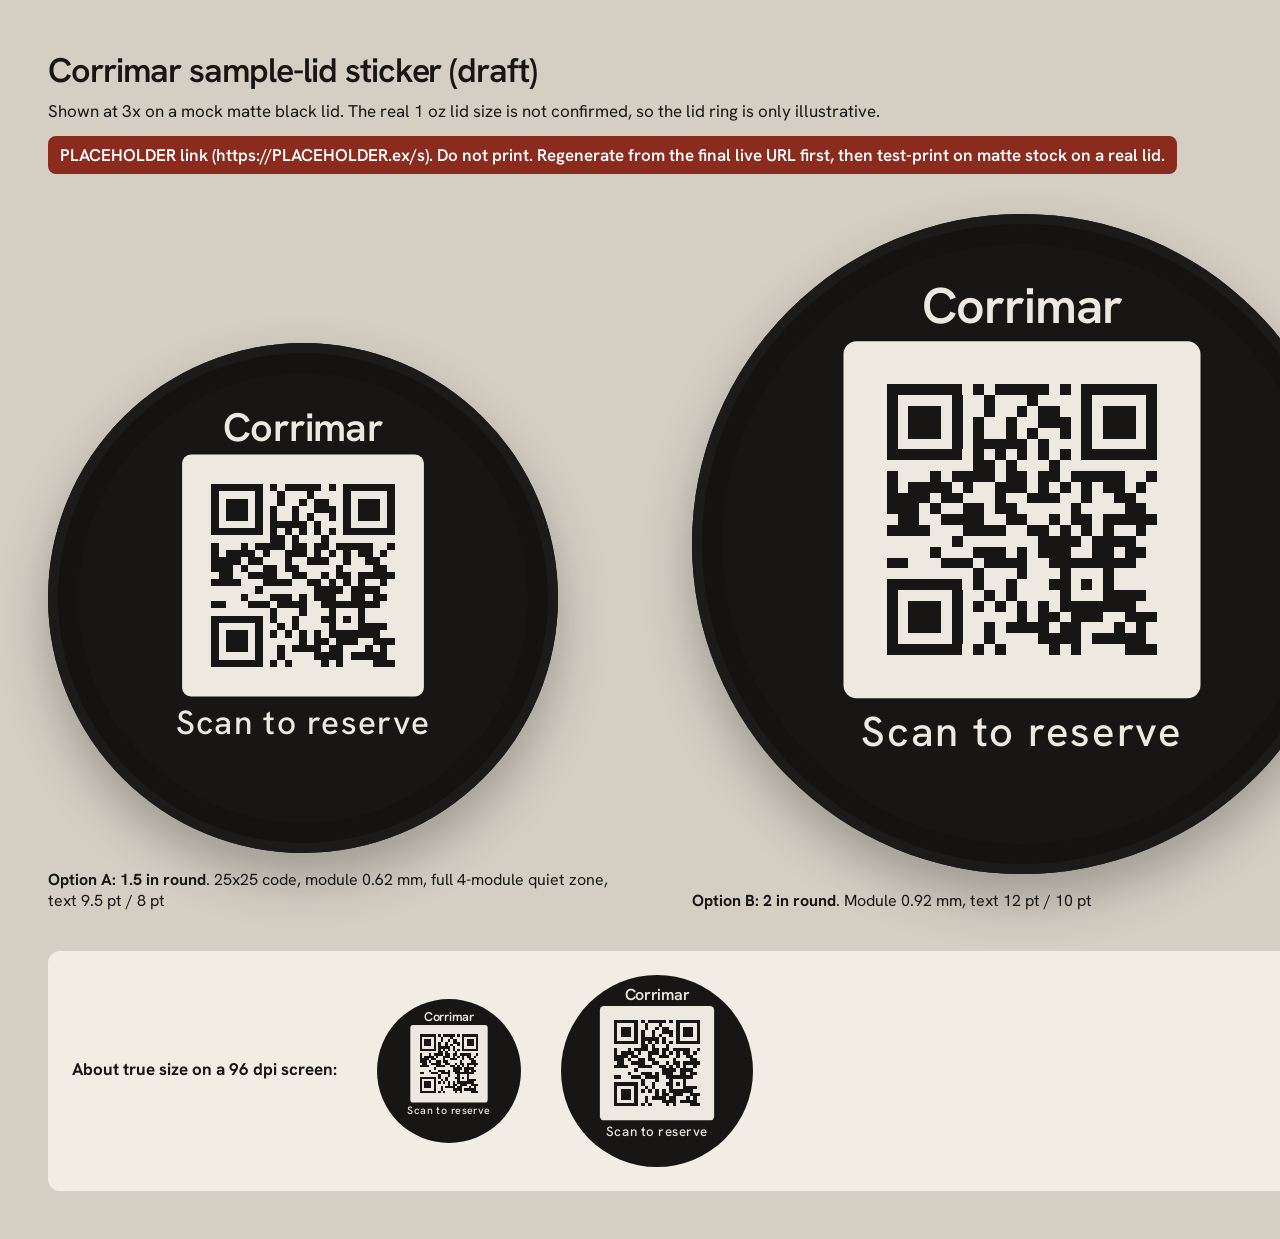
<file: qr/preview.html>
<!doctype html><html lang="en"><head><meta charset="utf-8"><title>Sticker preview</title><style>
@font-face{font-family:"Hanken Grotesk";src:url(../fonts/hanken-grotesk-latin.woff2) format("woff2");font-weight:100 900}
body{margin:0;background:#d4cec3;font-family:"Hanken Grotesk",sans-serif;color:#171614}
.sheet{width:1400px;padding:48px;box-sizing:border-box}
h1{font-size:34px;font-weight:600;letter-spacing:-.03em;margin:0 0 8px}
p{margin:0 0 4px;font-size:17px}
.warn{display:inline-block;margin-top:10px;background:#8a2b1e;color:#fff;font-weight:600;padding:8px 12px;border-radius:8px}
.row{display:flex;gap:80px;align-items:flex-end;margin-top:36px}
.lid{border-radius:50%;background:#141311;display:grid;place-items:center;box-shadow:inset 0 0 0 10px #1d1b19,0 24px 50px rgba(0,0,0,.25)}
.cap{font-size:16px;margin-top:16px}
.true{display:flex;gap:40px;align-items:center;margin-top:36px;background:#f1ede5;padding:24px;border-radius:12px}
</style></head><body><div class="sheet">
<h1>Corrimar sample-lid sticker (draft)</h1>
<p>Shown at 3x on a mock matte black lid. The real 1 oz lid size is not confirmed, so the lid ring is only illustrative.</p>
<p class="warn">PLACEHOLDER link (https://PLACEHOLDER.ex/s). Do not print. Regenerate from the final live URL first, then test-print on matte stock on a real lid.</p>
<div class="row">
 <div><div class="lid" style="width:510px;height:510px"><img src="sticker-1.5in-round.svg" style="width:450px;height:450px" alt="1.5 inch sticker"></div><p class="cap" data-cap15><b>Option A: 1.5 in round</b>. 25x25 code, module 0.62 mm, full 4-module quiet zone, text 9.5 pt / 8 pt</p></div>
 <div><div class="lid" style="width:660px;height:660px"><img src="sticker-2in-round.svg" style="width:600px;height:600px" alt="2 inch sticker"></div><p class="cap" data-cap20><b>Option B: 2 in round</b>. Module 0.92 mm, text 12 pt / 10 pt</p></div>
</div>
<div class="true"><p><b>About true size on a 96 dpi screen:</b></p><img src="sticker-1.5in-round.svg" style="width:1.5in;height:1.5in" alt=""><img src="sticker-2in-round.svg" style="width:2in;height:2in" alt=""></div>
</div></body></html>
</file>
<file: styles.css>
/* Corrimar site-v2 (v3 pass). Tokens mirror DESIGN-SYSTEM.md. Phone first. One type family. */
@font-face { font-family: "Hanken Grotesk"; src: url(fonts/hanken-grotesk-latin.woff2) format("woff2"); font-weight: 100 900; font-display: swap; }

:root {
  --char: #171614; --char-2: #201e1b; --panel: #24211d; --field: #1b1916; --line: #7a7368;
  --ivory: #ede9e1; --ivory-bg: #f1ede5; --stone: #d4cec3; --stone-2: #cbc5b8; --fold: #e4dfd6;
  --ink: #171614; --ink-soft: #4f4b44; --ash: #ada699;
  --error: #f0a58f; --error-light: #8a2b1e; --placeholder: #e7c873;

  --step-small: clamp(0.875rem, 0.85rem + 0.1vw, 0.9375rem);
  --step-body: clamp(1.0625rem, 1rem + 0.25vw, 1.1875rem);
  --step-lead: clamp(1.25rem, 1.12rem + 0.55vw, 1.625rem);
  --step-head: clamp(2rem, 1.45rem + 2.4vw, 3.75rem);
  --step-display: clamp(3rem, 1.9rem + 4.6vw, 6.5rem);

  --sans: "Hanken Grotesk", ui-sans-serif, system-ui, -apple-system, "Segoe UI", sans-serif;
  --m: clamp(20px, 3vw, 40px);
  --s1: 8px; --s2: 12px; --s3: 16px; --s4: 24px; --s5: 32px; --s6: 48px;
  --pad: clamp(56px, 7vw, 120px);   /* vertical padding inside a coloured section */
  --max: 1240px;
  --radius: 12px;

  --ease-out: cubic-bezier(0.22, 1, 0.36, 1);
  --ease-expo: cubic-bezier(0.16, 1, 0.3, 1);
  --t-press: 140ms; --t-ui: 220ms; --t-reveal: 700ms;
}

*, *::before, *::after { box-sizing: border-box; }
html { -webkit-text-size-adjust: 100%; scroll-behavior: smooth; }
body { margin: 0; background: var(--char); color: var(--ivory); font: 400 var(--step-body)/1.5 var(--sans); letter-spacing: -0.005em; -webkit-font-smoothing: antialiased; overflow-x: clip; }
img { display: block; max-width: 100%; height: auto; }
h1, h2, h3, p, figure, ul, ol, dl, dd, fieldset { margin: 0; padding: 0; }
fieldset { border: 0; min-width: 0; }
ul, ol { list-style: none; }
a { color: inherit; text-underline-offset: 0.22em; text-decoration-thickness: 1px; }
button, input { font: inherit; color: inherit; }
::selection { background: var(--ivory); color: var(--char); }
:focus-visible { outline: 2px solid currentColor; outline-offset: 3px; }
[hidden] { display: none !important; }

.wrap, .bar, .hero, .feel, .inside, .how, .faq, .foot__row { max-width: calc(var(--max) + 2 * var(--m)); margin-left: auto; margin-right: auto; padding-left: var(--m); padding-right: var(--m); }
.display { font-size: var(--step-display); font-weight: 500; line-height: 0.95; letter-spacing: -0.045em; }
.head { font-size: var(--step-head); font-weight: 500; line-height: 1; letter-spacing: -0.04em; text-wrap: balance; }

/* internal staging view (?internal=1) */
.internal-only { display: none !important; }
.internal .internal-only { display: revert !important; }
.internal .specs.internal-only, .internal .sizes.internal-only { display: grid !important; }
.ph { display: inline-block; background: var(--char); color: var(--placeholder); font-size: 0.75em; font-weight: 600; padding: 1px 6px; margin-right: 4px; }

.skip { position: absolute; left: var(--m); top: -100px; z-index: 60; background: var(--ivory); color: var(--char); padding: 12px 16px; text-decoration: none; }
.skip:focus { top: 12px; }

/* ---------- draft strip + bar ---------- */
.draft { background: var(--char-2); color: var(--ash); font-size: 0.8125rem; line-height: 1.4; padding: 8px var(--m); }
.draft p { max-width: var(--max); margin: 0 auto; }
.draft strong { color: var(--ivory); font-weight: 600; }
.bar { display: flex; align-items: center; gap: var(--s4); min-height: 60px; }
.bar__mark { font-size: 1.375rem; font-weight: 600; letter-spacing: -0.04em; text-decoration: none; margin-right: auto; display: inline-flex; align-items: center; min-height: 44px; }
.bar__nav { display: none; gap: var(--s5); font-size: var(--step-small); }
.bar__nav a { text-decoration: none; display: inline-flex; align-items: center; min-height: 44px; }
.bar__nav a:hover { text-decoration: underline; }
.bar__action { font-size: var(--step-small); font-weight: 500; display: inline-flex; align-items: center; min-height: 44px; min-width: 44px; }
@media (min-width: 900px) { .bar__nav { display: flex; } }

/* ---------- the one button ---------- */
.btn {
  display: inline-flex; align-items: center; justify-content: center; gap: 6px;
  min-height: 56px; padding: 0 28px; border: 0; border-radius: var(--radius);
  background: var(--ivory); color: var(--ink);
  font-size: var(--step-body); font-weight: 600; letter-spacing: -0.01em; text-decoration: none; cursor: pointer; touch-action: manipulation;
  transition: transform var(--t-press) var(--ease-out), background-color 180ms ease;
}
.btn:hover { background: #fbf8f2; }
.btn:active { transform: scale(0.97); }
.btn:focus-visible { outline: 2px solid var(--ivory); outline-offset: 3px; }
.btn--wide { width: 100%; }
.btn[disabled] { opacity: 0.5; cursor: not-allowed; transform: none; }
.link-btn { background: none; border: 0; padding: 0 2px; min-height: 44px; cursor: pointer; text-decoration: underline; text-underline-offset: 0.22em; }

/* ---------- hero ---------- */
.hero { display: grid; padding-top: var(--s2); }
.hero__copy { display: grid; justify-items: start; padding-bottom: var(--s5); }
.hero__title .line { display: block; overflow: hidden; padding-bottom: 0.06em; margin-bottom: -0.06em; }
.hero__title .line > span { display: block; }
.when-sample { display: none; }
.from-sample .when-sample { display: block; }
.from-sample .when-direct { display: none; }
.hero__sub .when-sample { display: none; }
.hero__sub .when-direct { display: inline; }
.from-sample .hero__sub .when-sample { display: inline; }
.from-sample .hero__sub .when-direct { display: none; }
.hero__sub { margin-top: var(--s3); font-size: var(--step-lead); line-height: 1.3; letter-spacing: -0.015em; max-width: 28ch; }
.hero__copy .btn { margin-top: var(--s4); width: 100%; }
.hero__note { margin-top: var(--s2); font-size: var(--step-small); color: var(--ivory); }
.hero__batch { margin-top: 2px; font-size: var(--step-small); color: var(--ash); }
.hero__count { display: flex; align-items: center; gap: var(--s2); margin-top: var(--s2); font-size: var(--step-small); color: var(--ash); font-variant-numeric: tabular-nums; }
.mini-bar { flex: 0 0 72px; height: 6px; background: var(--char-2); border-radius: 99px; overflow: hidden; }
.mini-bar span, .count__bar span { display: block; height: 100%; background: var(--ivory); border-radius: inherit; transform-origin: left center; transform: scaleX(var(--fill, 0)); transition: transform 900ms var(--ease-expo); }

/* the photo sits on a stone mat, never black on black */
.hero__pic { background: var(--stone-2); margin: 0 calc(-1 * var(--m)); padding: var(--s4) var(--m); display: grid; place-items: center; }
.hero__frame { overflow: hidden; aspect-ratio: 4 / 5; height: min(55vh, 125vw); max-width: 100%; border-radius: 4px; }
.hero__frame img { width: 100%; height: 100%; object-fit: cover; object-position: 50% 50%; }
.img-note { margin-top: var(--s2); font-size: var(--step-small); color: var(--ink); line-height: 1.4; max-width: 42ch; }
.hero__pic .img-note { justify-self: start; width: 100%; }
@media (min-width: 900px) {
  .hero { grid-template-columns: 6fr 6fr; column-gap: clamp(32px, 5vw, 80px); align-items: center; padding-top: 0; min-height: calc(100svh - 100px); }
  .hero__copy { padding: var(--s6) 0; }
  .hero__copy .btn { width: auto; }
  .hero__title { font-size: clamp(3.25rem, 1rem + 4.6vw, 6.25rem); }
  .hero__pic { margin: 0; height: 100%; padding: var(--s5); border-radius: 0; }
  .hero__frame { height: min(calc(100svh - 180px), 760px); }
}

/* ---------- section shells ---------- */
.band { padding-top: var(--pad); padding-bottom: var(--pad); }
.mat { background: var(--stone-2); padding: var(--s4); }
.mat img, .how__pic img, .feel__pic img, .scale__pic img { width: 100%; height: 100%; object-fit: cover; border-radius: 4px; }

/* ---------- experience (ivory) ---------- */
.feel-wrap, .feel { background: var(--ivory-bg); color: var(--ink); }
.feel { display: grid; gap: var(--s5); padding-top: var(--pad); padding-bottom: var(--pad); max-width: none; }
.feel__pic { aspect-ratio: 1 / 1; max-width: 520px; width: 100%; }
.feel__copy { display: grid; gap: var(--s3); align-content: center; max-width: 34rem; }
.feel__lead { font-size: var(--step-lead); line-height: 1.3; letter-spacing: -0.015em; }
@media (min-width: 900px) {
  .feel { grid-template-columns: 5fr 7fr; column-gap: clamp(32px, 5vw, 80px); align-items: center; padding-left: max(var(--m), calc((100vw - var(--max)) / 2)); padding-right: max(var(--m), calc((100vw - var(--max)) / 2)); }
}

/* ---------- product (dark) ---------- */
.inside { display: grid; gap: var(--s5); padding-top: var(--pad); padding-bottom: var(--pad); }
.inside__copy { display: grid; gap: var(--s4); align-content: center; }
.inside__list { display: grid; gap: var(--s3); font-size: var(--step-lead); line-height: 1.3; letter-spacing: -0.015em; max-width: 30ch; }
.inside__list strong { font-weight: 600; }
.inside__pic { aspect-ratio: 1 / 1; max-height: 70vh; width: 100%; max-width: 520px; }
.specs { gap: 2px; font-size: var(--step-small); }
.specs > div { display: grid; gap: 2px; background: var(--char-2); padding: 12px 14px; }
.specs dt { font-weight: 600; }
@media (min-width: 900px) { .inside { grid-template-columns: 6fr 6fr; column-gap: clamp(32px, 5vw, 80px); align-items: center; } .inside__pic { justify-self: end; } }

/* ---------- process (stone) ---------- */
.how-bg { background: var(--stone); }
.how { background: var(--stone); color: var(--ink); max-width: none; padding-top: var(--pad); padding-bottom: var(--pad); display: grid; gap: var(--s5); }
.how__head { display: grid; gap: var(--s4); }
.how__pic { aspect-ratio: 4 / 5; max-width: 400px; width: 100%; }
.how__steps { counter-reset: step; display: grid; gap: var(--s4); }
.how__step { counter-increment: step; display: grid; grid-template-columns: 40px 1fr; column-gap: var(--s3); }
.how__step::before { content: counter(step); grid-row: 1 / span 2; width: 36px; height: 36px; border-radius: 50%; background: var(--ink); color: var(--ivory); font-size: 0.9375rem; font-weight: 600; display: grid; place-items: center; }
.how__step h3 { font-size: var(--step-lead); font-weight: 600; letter-spacing: -0.02em; line-height: 1.25; }
.how__step p { margin-top: 2px; color: var(--ink); max-width: 36ch; }
@media (min-width: 900px) {
  .how { grid-template-columns: 5fr 7fr; column-gap: clamp(32px, 5vw, 80px); align-items: center; padding-left: max(var(--m), calc((100vw - var(--max)) / 2)); padding-right: max(var(--m), calc((100vw - var(--max)) / 2)); }
  .how__steps { gap: var(--s5); }
}

/* ---------- scale (stone): sample vs full-size, plus internal proposed prices ---------- */
.scale { background: var(--stone); color: var(--ink); max-width: none; padding-top: var(--pad); padding-bottom: var(--pad); }
.scale__inner { max-width: calc(var(--max) + 2 * var(--m)); margin: 0 auto; padding: 0 var(--m); display: grid; gap: var(--s5); }
.scale__pic { margin: 0; max-width: 520px; width: 100%; }
.scale__pic picture { display: block; aspect-ratio: 4 / 5; }
.scale__pic figcaption { margin-top: var(--s2); font-size: var(--step-small); color: var(--ink); }
.sizes { display: grid; gap: var(--s4); align-content: start; }
.sizes__lead { font-size: var(--step-lead); line-height: 1.3; letter-spacing: -0.015em; max-width: 32ch; }
.sizes__rows { display: grid; }
.sizes__row { display: grid; grid-template-columns: 1fr auto; column-gap: var(--s4); padding: var(--s3); background: var(--stone); }
.sizes__row:nth-child(even) { background: #c4beb3; }
.sizes__price { text-align: right; font-variant-numeric: tabular-nums; }
.sizes__num { font-size: var(--step-lead); font-weight: 600; letter-spacing: -0.02em; }
.sizes__soft, .sizes__note { font-size: var(--step-small); color: var(--ink); margin-top: 4px; max-width: 46ch; }
.scale .btn { width: 100%; }
.scale .btn:focus-visible { outline-color: var(--ink); }
@media (min-width: 900px) {
  /* Customer view: only the photo is visible, so don't leave an empty second column. */
  .scale__inner { grid-template-columns: 1fr; justify-items: start; }
  .internal .scale__inner { grid-template-columns: 5fr 7fr; column-gap: clamp(32px, 5vw, 80px); align-items: start; justify-items: stretch; }
  .scale .btn { width: auto; justify-self: start; }
}

/* ---------- form (dark section, warm panel) ---------- */
.reserve { padding: var(--pad) var(--m); }
.panel { max-width: 640px; margin: 0 auto; background: var(--panel); border-radius: 16px; padding: var(--s5) var(--s4); display: grid; gap: var(--s4); }
@media (min-width: 600px) { .panel { padding: var(--s6); } }
.panel > h2:focus { outline: none; }
.reserve__lede { color: var(--ivory); font-size: var(--step-body); margin-top: -8px; }
.maker { font-size: var(--step-small); color: var(--ash); }
.count { display: grid; gap: var(--s2); }
.count__line { display: flex; align-items: baseline; gap: 4px 12px; font-variant-numeric: tabular-nums; }
.count__num { font-size: 3.5rem; font-weight: 500; letter-spacing: -0.04em; line-height: 1; }
.count__bar { display: block; height: 8px; background: var(--field); border-radius: 99px; overflow: hidden; }
.count__left { font-size: var(--step-small); color: var(--ash); }

.form { display: grid; gap: var(--s4); }
.form__lede { font-size: var(--step-body); }
.field { display: grid; gap: 8px; }
.field label, .field legend { font-size: 1rem; font-weight: 500; color: var(--ivory); }
.opt { color: var(--ash); font-weight: 400; }
.field input[type="text"], .field input[type="email"], .field input[type="tel"] {
  min-height: 52px; padding: 0 14px; background: var(--field); color: var(--ivory);
  border: 1px solid var(--line); border-radius: 10px; font-size: max(16px, var(--step-body));
  transition: border-color 160ms ease, box-shadow 160ms ease;
}
.field input:hover { border-color: #9a9286; }
.field input[type="text"]:focus-visible, .field input[type="email"]:focus-visible, .field input[type="tel"]:focus-visible { outline: none; border-color: var(--ivory); box-shadow: 0 0 0 2px var(--ivory); }
.field input[aria-invalid="true"] { border-color: var(--error); box-shadow: 0 0 0 1px var(--error); }
.field__err { color: var(--error); font-size: var(--step-small); }
.field legend { margin-bottom: 8px; padding: 0; }

.qty__opts { display: grid; grid-template-columns: repeat(3, 1fr); gap: var(--s2); }
.qty__opts label { position: relative; display: grid; place-items: center; min-height: 52px; border: 1px solid var(--line); border-radius: var(--radius); background: var(--field); cursor: pointer; transition: background-color var(--t-ui) ease, color var(--t-ui) ease, border-color var(--t-ui) ease; }
.qty__opts input { position: absolute; inset: 0; opacity: 0; margin: 0; cursor: pointer; }
.qty__opts span { font-size: var(--step-lead); font-weight: 600; font-variant-numeric: tabular-nums; }
.qty__opts label:has(input:checked) { background: var(--ivory); color: var(--ink); border-color: var(--ivory); }
.qty__opts label:has(input:focus-visible) { box-shadow: 0 0 0 2px var(--panel), 0 0 0 4px var(--ivory); }
.qty__opts label:has(input:disabled) { opacity: 0.35; cursor: not-allowed; }

.check { gap: 4px; }
.check__row { display: grid; grid-template-columns: 28px 1fr; column-gap: var(--s2); align-items: start; min-height: 48px; padding: 10px 0; cursor: pointer; font-weight: 400 !important; line-height: 1.4; }
.check__row input {
  appearance: none; -webkit-appearance: none; width: 24px; height: 24px; margin: 0; border: 1px solid var(--line); border-radius: 6px; background: var(--field);
  display: grid; place-items: center; cursor: pointer; transition: background-color 160ms ease, border-color 160ms ease;
}
.check__row input::after { content: ""; width: 6px; height: 11px; border: solid var(--ink); border-width: 0 2.5px 2.5px 0; transform: translateY(-1px) rotate(45deg) scale(0); transition: transform 160ms var(--ease-out); }
.check__row input:checked { background: var(--ivory); border-color: var(--ivory); }
.check__row input:checked::after { transform: translateY(-1px) rotate(45deg) scale(1); }
.check__row input:focus-visible { outline: 2px solid var(--ivory); outline-offset: 2px; }
.check__row input[aria-invalid="true"] { border-color: var(--error); }
.check .field__err, .check__ph { padding-left: 40px; font-size: var(--step-small); }
.check__ph { color: var(--ash); }

.form__note { font-size: var(--step-small); color: var(--ivory); margin-top: -8px; }
.form__status { color: var(--error); font-size: var(--step-small); }
.form__status:empty { display: none; }
.reserve__draft { font-size: 0.8125rem; color: var(--ash); }

.done { display: grid; gap: var(--s3); justify-items: start; }
.done:focus { outline: none; }
.done__jar { width: 96px; height: auto; }
.jar-body { fill: var(--field); }
.jar-balm { fill: var(--ivory); }
.jar-lid { fill: var(--ivory); transform-box: fill-box; transform-origin: 50% 100%; }
.motion .done:not([hidden]) .jar-lid { animation: lid 760ms var(--ease-expo) both 80ms; }
.motion .done:not([hidden]) .done__title, .motion .done:not([hidden]) .done__text { animation: rise-in 600ms var(--ease-out) both 380ms; }
@keyframes lid { from { transform: translateY(-22px) rotate(-10deg); } 60% { transform: translateY(0) rotate(2deg); } to { transform: none; } }
@keyframes rise-in { from { opacity: 0; transform: translateY(10px); } to { opacity: 1; transform: none; } }

/* ---------- questions (ivory) ---------- */
.faq { background: var(--ivory-bg); color: var(--ink); max-width: none; padding-top: var(--pad); padding-bottom: var(--pad); display: grid; gap: var(--s4); }
.faq__list { display: grid; gap: 6px; }
.faq details { background: var(--fold); border-radius: var(--radius); }
.faq summary { list-style: none; cursor: pointer; display: flex; align-items: center; justify-content: space-between; gap: var(--s3); min-height: 60px; padding: 10px var(--s4); font-size: var(--step-body); font-weight: 500; border-radius: var(--radius); }
.faq summary::-webkit-details-marker { display: none; }
.faq summary::after { content: ""; flex: 0 0 11px; height: 11px; border-right: 2px solid var(--ink-soft); border-bottom: 2px solid var(--ink-soft); transform: translateY(-3px) rotate(45deg); transition: transform var(--t-ui) var(--ease-out); }
.faq details[open] summary::after { transform: translateY(3px) rotate(225deg); }
.faq summary:focus-visible { outline: 2px solid var(--ink); outline-offset: 2px; }
.faq__a { padding: 0 var(--s4) var(--s4); max-width: 60ch; }
.faq a:focus-visible { outline-color: var(--ink); }
@supports (interpolate-size: allow-keywords) {
  .motion .faq { interpolate-size: allow-keywords; }
  .motion .faq details::details-content { height: 0; overflow: clip; opacity: 0; transition: height var(--t-ui) var(--ease-out), opacity var(--t-ui) ease, content-visibility var(--t-ui) allow-discrete; }
  .motion .faq details[open]::details-content { height: auto; opacity: 1; }
}
@media (min-width: 900px) { .faq { grid-template-columns: 5fr 7fr; column-gap: clamp(32px, 5vw, 80px); align-items: start; padding-left: max(var(--m), calc((100vw - var(--max)) / 2)); padding-right: max(var(--m), calc((100vw - var(--max)) / 2)); } }

/* ---------- footer ---------- */
.foot { padding: var(--s6) 0 var(--s5); }
.foot__name { max-width: calc(var(--max) + 2 * var(--m)); margin: 0 auto; padding: 0 var(--m); font-size: clamp(2.5rem, 1rem + 7vw, 7rem); font-weight: 500; line-height: 0.9; letter-spacing: -0.05em; color: #6e685f; }
.foot__row { display: flex; flex-wrap: wrap; justify-content: space-between; gap: var(--s2) var(--s5); margin-top: var(--s4); font-size: var(--step-small); }
.foot__mail, .foot__links a { display: inline-flex; align-items: center; min-height: 44px; }
.foot__links { display: flex; flex-wrap: wrap; gap: 0 var(--s4); }
.foot--small { padding: var(--s6) var(--m); }

/* ---------- phone dock ---------- */
.dock { position: fixed; left: 0; right: 0; bottom: 0; z-index: 40; padding: 10px var(--m) calc(10px + env(safe-area-inset-bottom)); background: var(--char-2); transform: translateY(110%); transition: transform 320ms var(--ease-out); visibility: hidden; }
.dock.is-on { transform: none; visibility: visible; }
@media (min-width: 900px) { .dock { display: none; } }

/* ---------- policies page ---------- */
.policy { max-width: 720px; margin: var(--s5) auto 0; padding: 0 var(--m); display: grid; gap: var(--s5); }
.policy h2 { font-size: var(--step-lead); font-weight: 500; margin-bottom: var(--s1); }
.policies .ph { background: var(--char-2); }

/* ---------- motion (only when allowed) ---------- */
.motion [data-reveal] { opacity: 0; transform: translateY(16px); transition: opacity var(--t-reveal) var(--ease-out), transform var(--t-reveal) var(--ease-out); transition-delay: calc(var(--i, 0) * 90ms); }
.motion [data-reveal].is-in { opacity: 1; transform: none; }
.motion [data-clip] { opacity: 1; transform: none; }
.motion [data-clip] picture { display: block; height: 100%; clip-path: inset(100% 0 0 0); transition: clip-path 900ms var(--ease-expo); }
.motion [data-clip].is-in picture { clip-path: inset(0 0 0 0); }
.feel__pic picture { display: block; height: 100%; }
.motion .hero__title .line > span { animation: line-up 900ms var(--ease-expo) both; }
.motion .hero__title .line:nth-child(2) > span { animation-delay: 80ms; }
.motion .hero__sub, .motion .hero__copy .btn, .motion .hero__note, .motion .hero__batch { animation: rise-in 650ms var(--ease-out) both 200ms; }
.motion .hero__frame { animation: aperture 1100ms var(--ease-expo) both 120ms; }
.motion .hero__frame img { animation: settle 1400ms var(--ease-expo) both 120ms; }
@keyframes line-up { from { transform: translateY(105%); } to { transform: none; } }
@keyframes aperture { from { clip-path: inset(8% 10% 8% 10% round 4px); } to { clip-path: inset(0 0 0 0 round 4px); } }
@keyframes settle { from { scale: 1.1; } to { scale: 1; } }

@media (prefers-reduced-motion: reduce) {
  html { scroll-behavior: auto; }
  *, *::before, *::after { animation: none !important; transition: none !important; }
  [data-reveal], [data-clip], [data-clip] picture { opacity: 1 !important; transform: none !important; clip-path: none !important; }
}

/* ---------- phone length trims (v3) ---------- */
@media (max-width: 899px) {
  :root { --pad: 52px; }
  .hero__pic { padding: var(--s3) var(--m); }
  .feel__pic { aspect-ratio: 3 / 2; }
  .inside__pic { aspect-ratio: 1 / 1; padding: var(--s3); }
  .how__pic { aspect-ratio: 4 / 5; max-width: none; }
}
@media (min-width: 900px) { .feel__pic { max-width: 440px; } }
</file>
